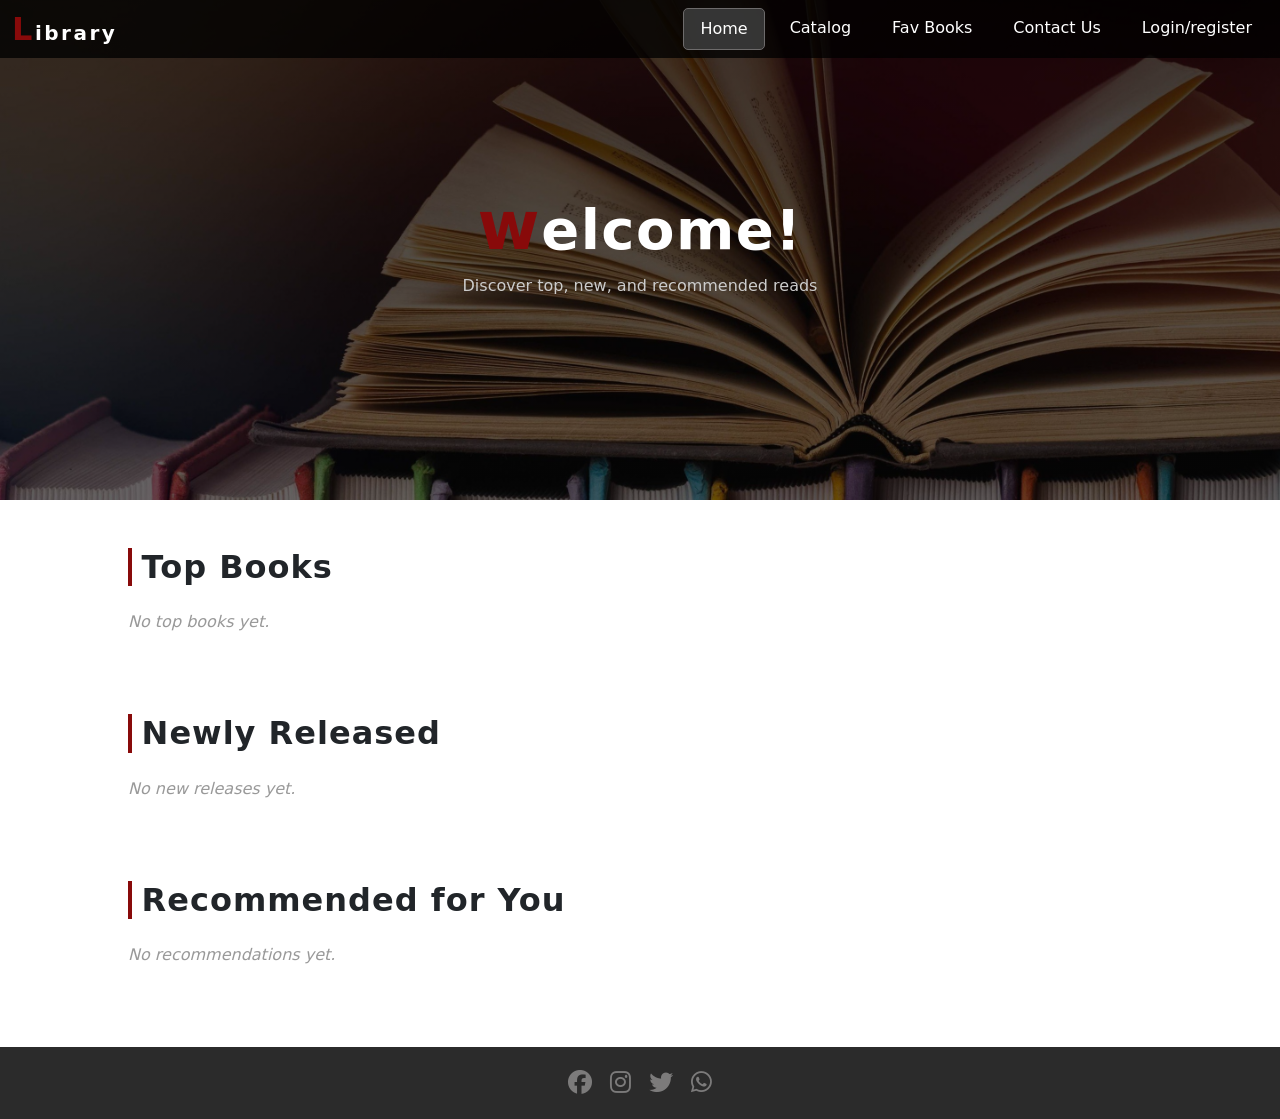
<file: index.html>
<!DOCTYPE html>
<html lang="en">
    <head>
      <title>HomePage</title>
        <meta name="viewport" content="width=device-width, initial-scale=1.0">
        <link rel="stylesheet" href="css/home.css">
        <link rel="stylesheet" href="css/bootstrap.min.css">
        <link rel="stylesheet" href="https://cdnjs.cloudflare.com/ajax/libs/font-awesome/6.5.1/css/all.min.css"></head>
    </head>
    <body>
      <nav class="navbar navbar-expand-lg fixed-top p-0" style="background-color: rgba(0, 0, 0, 0.77);" >
  <div class="container-fluid ">
    <a class="logo navbar-brand text-white" href="#">Library</a>
    <button class="navbar-toggler text-white" type="button" data-bs-toggle="collapse" data-bs-target="#navbarNavDropdown" aria-controls="navbarNavDropdown" aria-expanded="false" aria-label="Toggle navigation">
      <span class="navbar-toggler-icon"></span>
    </button>
    <div class="collapse navbar-collapse " id="navbarNavDropdown">
      <ul class="navbar-nav ms-auto">
        <li class="nav-item my-1">
          <a class="px-3 nav-link text-white active" aria-current="page" href="index.html">Home</a>
        </li>
        
        <li class="nav-item my-1">
          <a class="px-3  nav-link text-white " href="catalog.html">Catalog</a>
        </li>
        <li class="nav-item my-1">
          <a class="px-3 nav-link text-white" href="favbook.html">Fav Books</a>
        </li>
        <li class="nav-item my-1">
          <a class="px-3 nav-link text-white" href="contactus.html">Contact Us</a>
        </li>
        <li class="nav-item my-1">
          <a class="px-3 nav-link text-white  rounded-3" href="login.html">Login/register</a>
        </li>

      </ul>
    </div>
  </div>
</nav>  
 

<div class="hero">
  <div>
    <h1 class="display-4 text-white">welcome!</h1>
    <p>Discover top, new, and recommended reads</p>
  </div>
</div>
 

<section class="books-section">
  <h2>Top Books</h2>
  <div class="book-row" id="top-books">
    <p class="loading">No top books yet.</p>
  </div>
</section>


<section class="books-section">
  <h2>Newly Released</h2>
  <div class="book-row" id="new-books">
    <p class="loading">No new releases yet.</p>
  </div>
</section>
 

<section class="books-section">
  <h2>Recommended for You</h2>
  <div class="book-row" id="recommended-books">
    <p class="loading">No recommendations yet.</p>
  </div>
</section>


<div class="footer">
  <i class="fa-brands fa-facebook"></i>
  <i class="fa-brands fa-instagram"></i>
  <i class="fa-brands fa-twitter"></i>
  <i class="fa-brands fa-whatsapp"></i>

</div>
 
<script src="js/home.js"></script>
<script src="js/bootstrap.bundle.min.js"></script>

    </body>
</html>
</file>
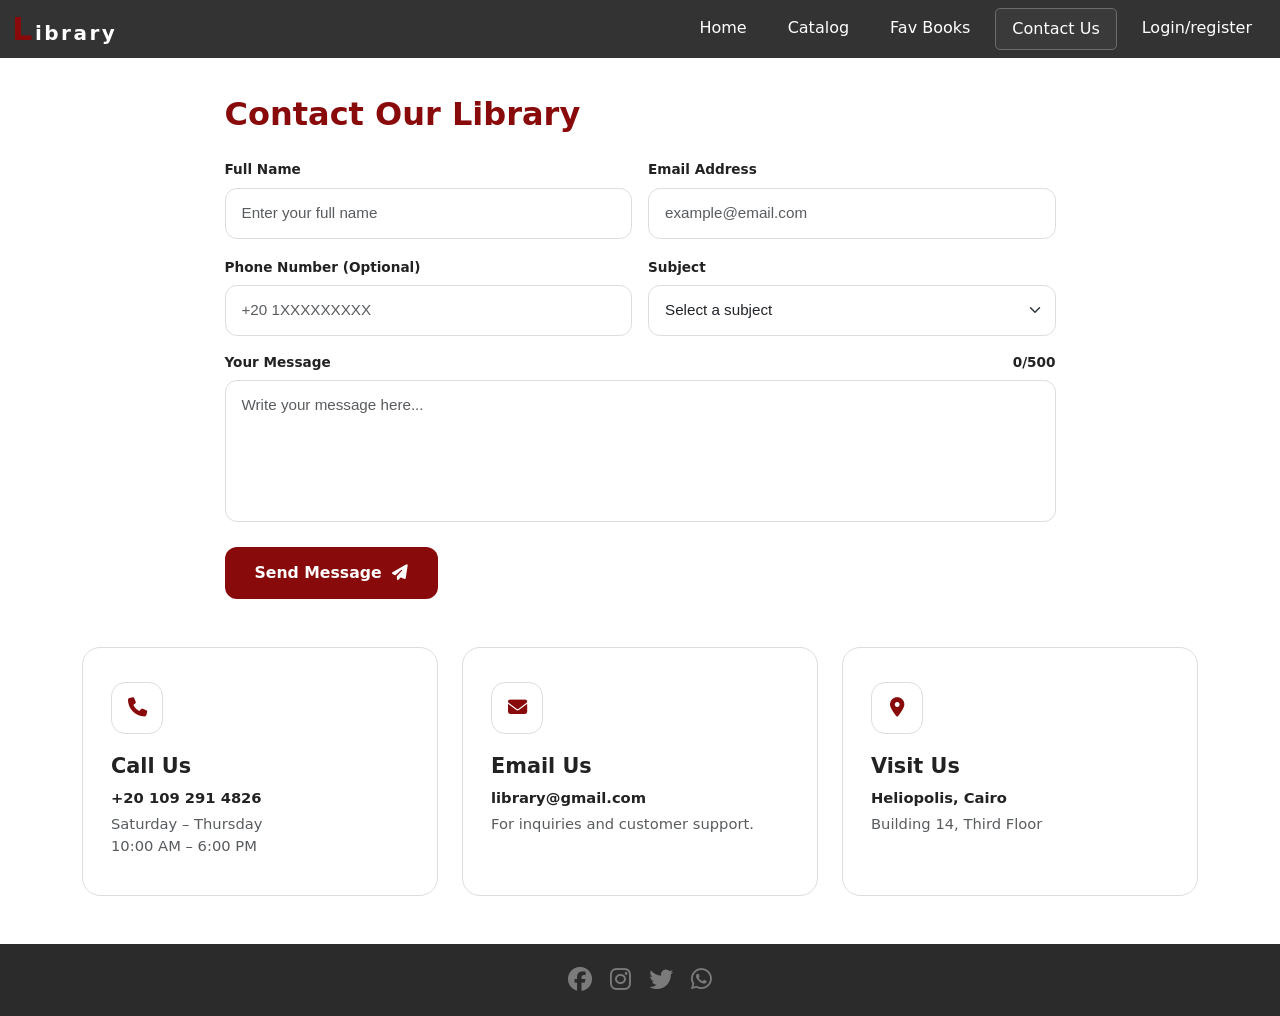
<file: contactus.html>
<!DOCTYPE html>
<html lang="en" dir="ltr">
<head>
<meta charset="UTF-8">
<meta name="viewport" content="width=device-width, initial-scale=1.0">
<title>  LIBRARY  </title>
<link rel="stylesheet" href="css/bootstrap.min.css">
<link rel="stylesheet" href="https://cdnjs.cloudflare.com/ajax/libs/font-awesome/6.5.1/css/all.min.css">
<link rel="stylesheet" href="css/contactus.css">
</head>
<body>


<nav class="navbar navbar-expand-lg fixed-top p-0" style="background-color: rgba(0, 0, 0,0.8);" >
  <div class="container-fluid ">
    <a class="logo navbar-brand text-white" href="#">Library</a>
    <button class="navbar-toggler text-white" type="button" data-bs-toggle="collapse" data-bs-target="#navbarNavDropdown" aria-controls="navbarNavDropdown" aria-expanded="false" aria-label="Toggle navigation">
      <span class="navbar-toggler-icon"></span>
    </button>
    <div class="collapse navbar-collapse " id="navbarNavDropdown">
      <ul class="navbar-nav ms-auto">
        <li class="nav-item my-1">
          <a class="px-3 nav-link text-white" aria-current="page" href="index.html">Home</a>
        </li>
        
        <li class="nav-item my-1">
          <a class="px-3  nav-link text-white" href="catalog.html">Catalog</a>
        </li>
        <li class="nav-item my-1">
          <a class="px-3 nav-link text-white" href="favbook.html">Fav Books</a>
        </li>
        <li class="nav-item my-1">
          <a class="px-3 nav-link text-white active" href="contactus.html">Contact Us</a>
        </li>
        <li class="nav-item my-1">
          <a class="px-3 nav-link text-white  rounded-3" href="login.html">Login/register</a>
        </li>

      </ul>
    </div>
  </div>
</nav> 





<!-- Contact Section -->


<section class="section-pad " id="contact">

<div class="container">


<div class="row justify-content-center reveal" id="formSection">


<div class="col-lg-9">


<div class="contact-wrap">


<h2 class="contact-title mb-4">
    Contact Our Library
</h2>








<form id="contactForm" novalidate>


<div class="row g-3">



<div class="col-md-6">

<label class="form-label" for="name">
    Full Name
</label>


<input 
type="text"
class="form-control"
id="name"
placeholder="Enter your full name"
required
minlength="3">


<div class="invalid-feedback">
Please enter a valid name with at least 3 characters.
</div>


</div>





<div class="col-md-6">

<label class="form-label" for="email">
Email Address
</label>


<input 
type="email"
class="form-control"
id="email"
dir="ltr"
placeholder="example@email.com"
required>


<div class="invalid-feedback">
Please enter a valid email address.
</div>


</div>






<div class="col-md-6">

<label class="form-label" for="phone">
Phone Number (Optional)
</label>


<input 
type="tel"
class="form-control"
id="phone"
dir="ltr"
placeholder="+20 1XXXXXXXXX"
pattern="^01[0-9]{9}$">


<div class="invalid-feedback">
Please enter a valid 11-digit Egyptian phone number.
</div>


</div>






<div class="col-md-6">

<label class="form-label" for="subject">
Subject
</label>


<select class="form-select" id="subject" required>


<option value="" selected disabled>
Select a subject
</option>


<option>Book Inquiry</option>
<option>Book Reservation</option>
<option>Book Purchase</option>
<option>Recommend a Book</option>
<option>Technical Support</option>
<option>Feedback or Complaint</option>
<option>Other</option>


</select>



<div class="invalid-feedback">
Please select a subject.
</div>


</div>






<div class="col-12">


<label class="form-label message-label" for="message">

<span>
Your Message
</span>


<span class="char-count">
<span id="charCount">0</span>/500
</span>


</label>



<textarea
class="form-control"
id="message"
rows="5"
maxlength="500"
placeholder="Write your message here..."
required
minlength="10"></textarea>



<div class="invalid-feedback">
Please enter a message with at least 10 characters.
</div>


</div>



</div>





<div class="send-area">


<button type="submit" class="btn-send" id="submitBtn">

<span id="btnText">
Send Message
</span>

<i class="fa-solid fa-paper-plane"></i>


</button>


</div>





<div class="success-box" id="successBox">

<i class="fa-solid fa-circle-check"></i>



</div>




</form>


</div>


</div>


</div>


</div>


</section>





<!-- Information Cards -->


<section class="section-pad pb-0 mt-5">


<div class="container">


<div class="row g-4 reveal" id="infoCards">



<div class="col-md-4">

<div class="info-card">


<div class="icon-wrap">

<i class="fa-solid fa-phone"></i>

</div>


<h3>
Call Us
</h3>


<p class="fw-semibold">
+20 109 291 4826
</p>


<p class="text-muted">
Saturday – Thursday
<br>
10:00 AM – 6:00 PM
</p>


</div>

</div>






<div class="col-md-4">

<div class="info-card">


<div class="icon-wrap">

<i class="fa-solid fa-envelope"></i>

</div>


<h3>
Email Us
</h3>


<p class="fw-semibold">
library@gmail.com
</p>


<p class="text-muted">
For inquiries and customer support.
</p>


</div>

</div>






<div class="col-md-4">

<div class="info-card">


<div class="icon-wrap">

<i class="fa-solid fa-location-dot"></i>

</div>


<h3>
Visit Us
</h3>


<p class="fw-semibold">
Heliopolis, Cairo
</p>


<p class="text-muted">
Building 14, Third Floor
</p>


</div>

</div>



</div>


</div>


</section>

<div class="footer">
  <i class="fa-brands fa-facebook"></i>
  <i class="fa-brands fa-instagram"></i>
  <i class="fa-brands fa-twitter"></i>
  <i class="fa-brands fa-whatsapp"></i>

</div>
<script src="js/contactus.js"></script>
<script src="js/bootstrap.bundle.min.js"></script>
</body>
</html>
</file>
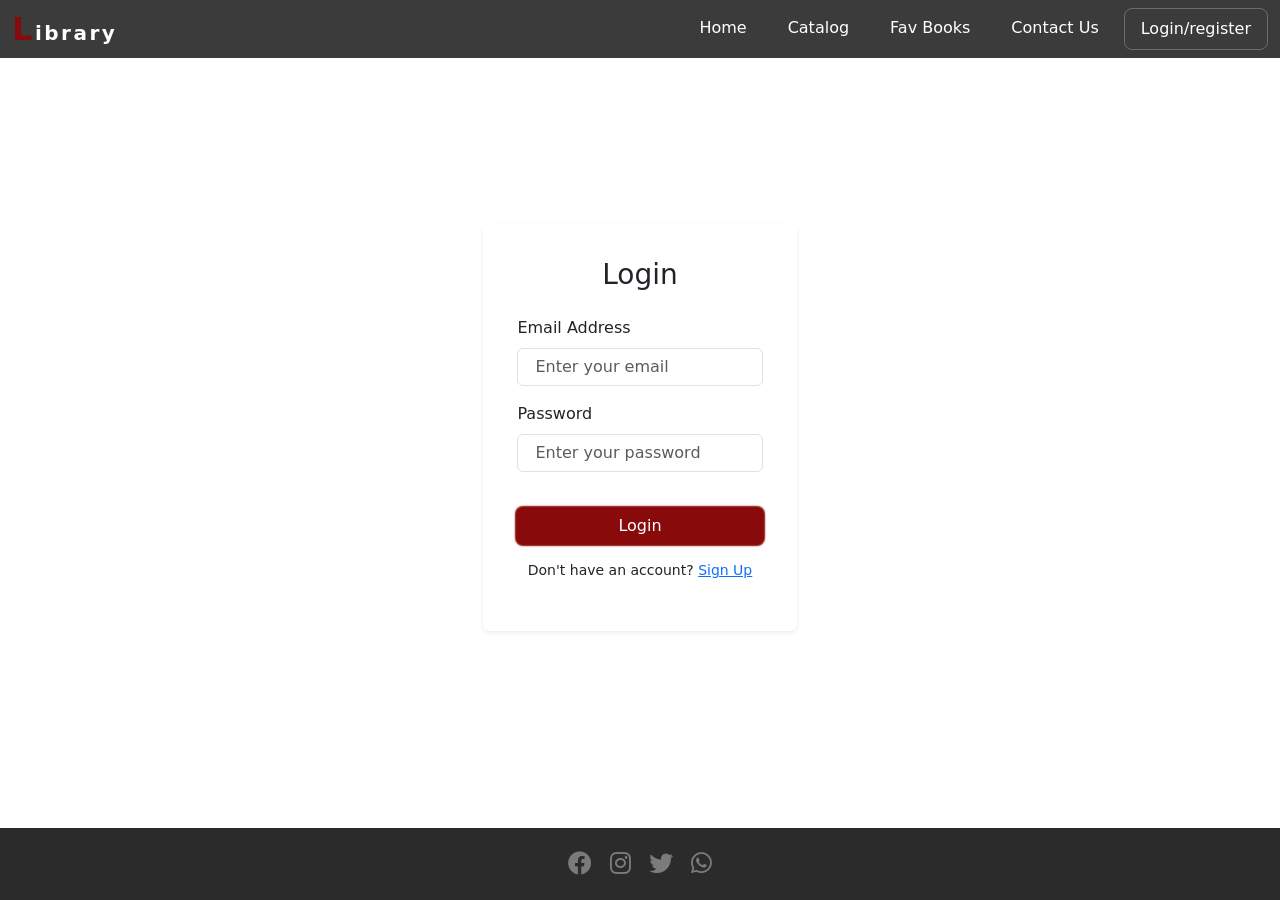
<file: login.html>
<!DOCTYPE html>
<html>
<head>
    <meta name="viewport" content="width=device-width, initial-scale=1.0">
    <link href="css/login.css" rel="stylesheet">
    <link rel="stylesheet" href="css/bootstrap.min.css">
    <link rel="stylesheet" href="https://cdnjs.cloudflare.com/ajax/libs/font-awesome/6.0.0/css/all.min.css">
    <style>
        .hidden {
            display: none !important;
        }
    </style>
</head>
<body class="d-flex flex-column min-vh-100">

   <nav class="navbar navbar-expand-lg fixed-top p-0 " style="background-color: rgba(0, 0, 0, 0.77);" >
  <div class="container-fluid ">
    <a class="logo navbar-brand text-white" href="#">Library</a>
    <button class="navbar-toggler text-white" type="button" data-bs-toggle="collapse" data-bs-target="#navbarNavDropdown" aria-controls="navbarNavDropdown" aria-expanded="false" aria-label="Toggle navigation">
      <span class="navbar-toggler-icon"></span>
    </button>
    <div class="collapse navbar-collapse " id="navbarNavDropdown">
      <ul class="navbar-nav ms-auto">
        <li class="nav-item my-1">
          <a class="px-3 nav-link text-white" href="index.html">Home</a>
        </li>
        
        <li class="nav-item my-1">
          <a class="px-3  nav-link text-white " href="catalog.html">Catalog</a>
        </li>
        <li class="nav-item my-1">
          <a class="px-3 nav-link text-white " aria-current="page" href="favbook.html">Fav Books</a>
        </li>
        <li class="nav-item my-1">
          <a class="px-3 nav-link text-white" href="contactus.html">Contact Us</a>
        </li>
        <li class="nav-item my-1">
          <a class="px-3 nav-link text-white  rounded-3 active" href="login.html">Login/register</a>
        </li>

      </ul>
    </div>
  </div>
</nav>  
    <div class="container py-5 flex-grow-1 d-flex align-items-center justify-content-center">
        <div class="row justify-content-center w-100">
             <div class="col-12 col-md-6 col-lg-4">
                
                <div class="card shadow-sm border-0 mx-auto">
                     <div id="loginsection" class="p-4">
                        <h3 class="text-center mb-4">Login</h3>
                        <form id="loginform">
                            <div class="mb-3">
                                <label class="form-label">Email Address</label>
                                <input type="email" id="loginemail" class="form-control" placeholder=" Enter your email" required>
                            </div>
                            <div class="mb-3">
                                <label class="form-label">Password</label>
                                <input type="password" id="loginpassword" class="form-control" placeholder=" Enter your password" required>
                            </div>
                            <button type="submit" class="btn btn-primary w-100">Login</button>
                        </form>
                        <p class="text-center mt-3 small">Don't have an account? <a href="#" id="toregister">Sign Up</a></p>
                    </div>

                     <div id="registersection" class="hidden p-4">
                        <h3 class="text-center mb-4">Create Account</h3>
                        <form id="registerform" >
                            <div class="mb-3">
                                <label class="form-label">Email Address</label>
                                <input type="email" id="registeremail" class="form-control" placeholder=" Enter your email" required>
                            </div>
                            <div class="mb-3">
                                <label class="form-label">Password</label>
                                <input type="password" id="registerpassword" class="form-control" placeholder="enter new password" required>
                            </div>
                            <div class="mb-3">
                                <label class="form-label">Re-Password</label>
                                <input type="password" id="registerpassword" class="form-control" placeholder="re-password" required>
                            </div>
                            <button type="submit" class="btn btn-primary w-100">Register</button>
                        </form>
                        <p class="text-center mt-3 small">Already have an account? <a href="#" id="tologin">Login</a></p>
                    </div>
                </div>

            </div>
        </div>
    </div>

 <div class="footer">
  <i class="fa-brands fa-facebook"></i>
  <i class="fa-brands fa-instagram"></i>
  <i class="fa-brands fa-twitter"></i>
  <i class="fa-brands fa-whatsapp"></i>

</div>

    <script src="js/login.js"></script>
    <script src="js/bootstrap.bundle.min.js"></script>
</body>
</html>
</file>
<file: css/home.css>
body {
    background-color: #111;
    color: #fff;
  }
  .navbar {
    background-color: #000;
  }
  .navigator {
    width: 80%;
    margin: 0 auto;
  }

  .hero {
    background-image:
      linear-gradient(rgba(0, 0, 0, 0.75), rgba(0, 0, 0, 0.6)),
      url('../images/book.jpg');
    background-position: center;
    background-size: cover;
    height: 500px;
    display: flex;
    align-items: center;
    justify-content: center;
    text-align: center;
  }
  .hero h1 {
    font-weight: 800;
    letter-spacing: 1.5px;
  }
  .hero h1::first-letter {
    color: rgb(136, 10, 10);
    font-size: 1.2em;
    font-weight: 900;
  }
  .hero p {
    color: #ccc;
  }
 
  /* ---------- Book sections ---------- */
  .books-section {
    width: 80%;
    margin: 3rem auto;
  }
  .books-section h2 {
    font-weight: 700;
    letter-spacing: 1px;
    border-left: 4px solid rgb(136, 10, 10);
    padding-left: 0.6rem;
    margin-bottom: 1.5rem;
  }
  .book-row {
    display: flex;
    gap: 1.25rem;
    overflow-x: auto;
    padding-bottom: 1rem;
  }
  .book-card {
    flex: 0 0 180px;
    text-align: center;
  }
  .bookimg {
    height: 250px;
    width: 100%;
    object-fit: cover;
    border-radius: 4px;
    box-shadow: 0px 0px 3px 1px #979797;
    transition: all 0.1s ease;
    background: #222;
  }
  .bookimg:hover {
    cursor: pointer;
    filter: brightness(0.8);
  }
  .book-title {
    font-size: 0.9rem;
    margin-top: 0.6rem;
    color: #eee;
  }
  .book-author {
    font-size: 0.78rem;
    color: #999;
  }
  .loading {
    color: #999;
    font-style: italic;
  }
.footer {
    background-color: #000000d4;
    text-align: center;
    padding: 1.5rem 0;
    margin-top: 3rem;
  }
  .footer i {
    transform: scale(1.5);
    color: rgb(124, 123, 123);
    cursor: pointer;
    margin: 0 10px;
  }
  .footer i:hover {
    color: white;
  }


.logo{
    font-weight: 800;
    letter-spacing: 2.5px;
}
.logo::first-letter{
    font-size: 32px;
    color: rgb(136, 10, 10);
    font-weight: 900;
    
}
.nav-item{
    margin-left: 9px;
}
.nav-item:hover{
    background-color: rgba(60, 60, 60, 0.882);
    border-radius: 5px;
}
.active{
    background-color: rgba(60, 60, 60, 0.882) !important;
    border-radius: 5px;
    border:1px solid rgb(109, 107, 107) !important;

}
</file>
<file: css/contactus.css>
:root {

    --main-color: rgb(136, 10, 10);
    --hover-color: rgba(60, 60, 60, 0.88);

    --text-color: #222;
    --white: #fff;
    --border-color: #ddd;

    --navbar-bg: rgba(0,0,0,.77);


    /* Sizes */
    --nav-width: 80%;
    --section-padding: 90px;

    --card-radius: 18px;
    --input-radius: 12px;

    --transition: .3s ease;
}
* {
    box-sizing: border-box;
}


html {
    scroll-behavior: smooth;
}


body {

    font-weight: 400;

    overflow-x: hidden;

    color: var(--text-color);

    background-color: #fff;
}

a {

    text-decoration: none;

    color: inherit;

}

section {

    position: relative;

    z-index: 2;

}



.logo{
    font-weight: 800 !important;
    letter-spacing: 2.5px !important;
}
.logo::first-letter{
    font-size: 32px !important;
    color: rgb(136, 10, 10);
    font-weight: 900;
    
}
.nav-item{
    margin-left: 9px;
}
.nav-item:hover{
    background-color: rgba(60, 60, 60, 0.882);
    border-radius: 5px;
}
.active{
    background-color: rgba(60, 60, 60, 0.882);
    border-radius: 5px;
    border:1px solid rgb(109, 107, 107)


}


.login-link {

    background-color: rgba(255,255,255,.08);

}

.section-pad{
    margin-top: 55px;
}

.contact-wrap {

    padding-top: 40px;

}

.contact-title {


    color: var(--main-color);

    font-weight: 800;

    margin-bottom: 15px;

}

.contact-description {

    color: #fff;

    font-size: 1rem;

}






.form-label {

    font-size: .85rem;

    margin-bottom: 8px;

    font-weight: 600;

}



.form-control,
.form-select {


    border: 1px solid var(--border-color);


    padding: 13px 16px;


    border-radius: var(--input-radius);


    font-family: 'IBM Plex Sans Arabic', sans-serif;


    font-size: .95rem;


}



.form-control:focus,
.form-select:focus {


    border-color: var(--main-color);


    box-shadow: 0 0 0 .2rem rgba(136,10,10,.15);


}



textarea.form-control {

    resize: none;

}



.message-label {

    display: flex;

    justify-content: space-between;

}





/* =====================
        Button
===================== */


.send-area {

    margin-top: 25px;

}



.btn-send {


    background-color: var(--main-color);

    color: var(--white);


    border: none;


    font-weight: 700;


    padding: 14px 30px;


    border-radius: var(--input-radius);


    font-size: .98rem;


    display: inline-flex;


    align-items: center;


    gap: 10px;


    cursor: pointer;


    transition: var(--transition);


}



.btn-send:hover {


    background-color:  rgb(136, 10, 10);
;


    transform: translateY(-3px);


}





/* =====================
        Cards
===================== */


.info-card {


    border: 1px solid var(--border-color);


    border-radius: var(--card-radius);


    padding: 34px 28px;


    height: 100%;


    transition: var(--transition);


}



.info-card:hover {


    transform: translateY(-6px);


}



.info-card h3 {

    font-size: 1.3rem;

    font-weight: 700;

}



.info-card p {

    font-size: .92rem;

    margin-bottom: 4px;

}



.info-card .icon-wrap {


    width: 52px;

    height: 52px;


    border: 1px solid var(--border-color);


    border-radius: 14px;


    display: flex;


    align-items: center;


    justify-content: center;


    color: var(--main-color);


    font-size: 1.2rem;


    margin-bottom: 20px;


}






/* =====================
        Success
===================== */


.success-box {


    display: none;


    align-items: center;


    gap: 14px;


    padding: 16px 20px;


    border-radius: 14px;


    margin-top: 22px;


    font-size: .9rem;


}



.success-box.show {


    display: flex;


    animation: fadeUp .5s ease;


}





@keyframes fadeUp {


    from {

        opacity:0;

        transform:translateY(10px);

    }



    to {

        opacity:1;

        transform:translateY(0);

    }

}

.footer {
    background-color: #000000d4;
    text-align: center;
    padding: 1.5rem 0;
    margin-top: 3rem;
  }
  .footer i {
    transform: scale(1.5);
    color: rgb(124, 123, 123);
    cursor: pointer;
    margin: 0 10px;
  }
  .footer i:hover {
    color: white;
  }
</file>
<file: css/login.css>
html, body {
    height: 100%;
    margin: 0;
}


.nav-custom, .footer-custom {
    background-color: rgba(33, 37, 41, 0.85);
}


.container{
    margin-top: 75px !important;
}
.logo{
    font-weight: 800;
    letter-spacing: 2.5px;
}
.logo::first-letter{
    font-size: 32px;
    color: rgb(136, 10, 10);
    font-weight: 900;
    
}
.nav-item{
    margin-left: 9px;
}
.nav-item:hover{
    background-color: rgba(60, 60, 60, 0.882);
    border-radius: 5px;
}
.active{
    background-color: rgba(60, 60, 60, 0.882) !important;
    border-radius: 5px;
    border:1px solid rgb(109, 107, 107) !important;
}

.card {
    width: 90%;
    max-width: 400px;
    padding: 10px;
    border-radius: 8px;
    box-shadow: 0 4px 12px rgba(0, 0, 0, 0.1);
}

.footer {
    background-color: #000000d4;
    text-align: center;
    padding: 1.5rem 0;
    margin-top: 3rem;
  }
  .footer i {
    transform: scale(1.5);
    color: rgb(124, 123, 123);
    cursor: pointer;
    margin: 0 10px;
  }
  .footer i:hover {
    color: white;
  }

 form button{
    background-color: rgb(136, 10, 10) !important;
    outline: none !important;
    border: none !important;
    box-shadow: 0 0 1.5px 2px rgb(136, 10, 10);
    margin-top: 20px !important;
}
</file>
